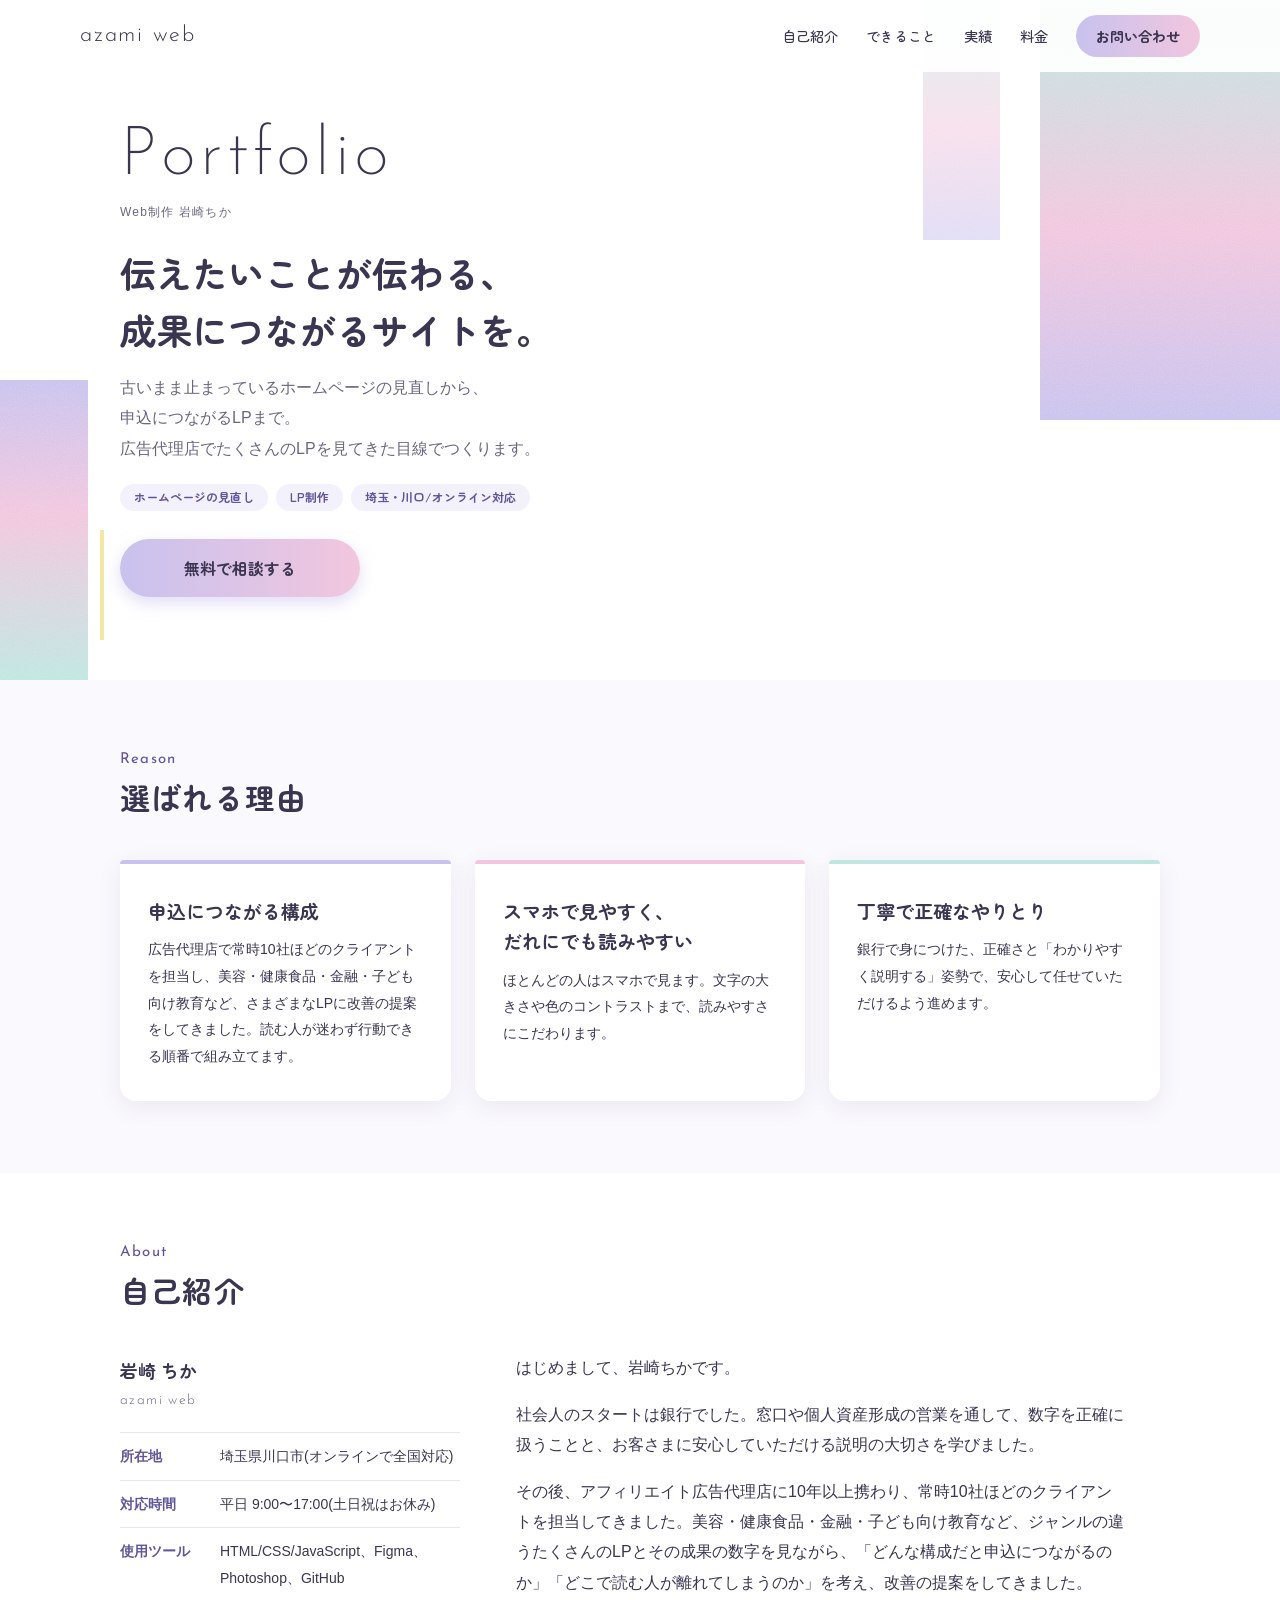
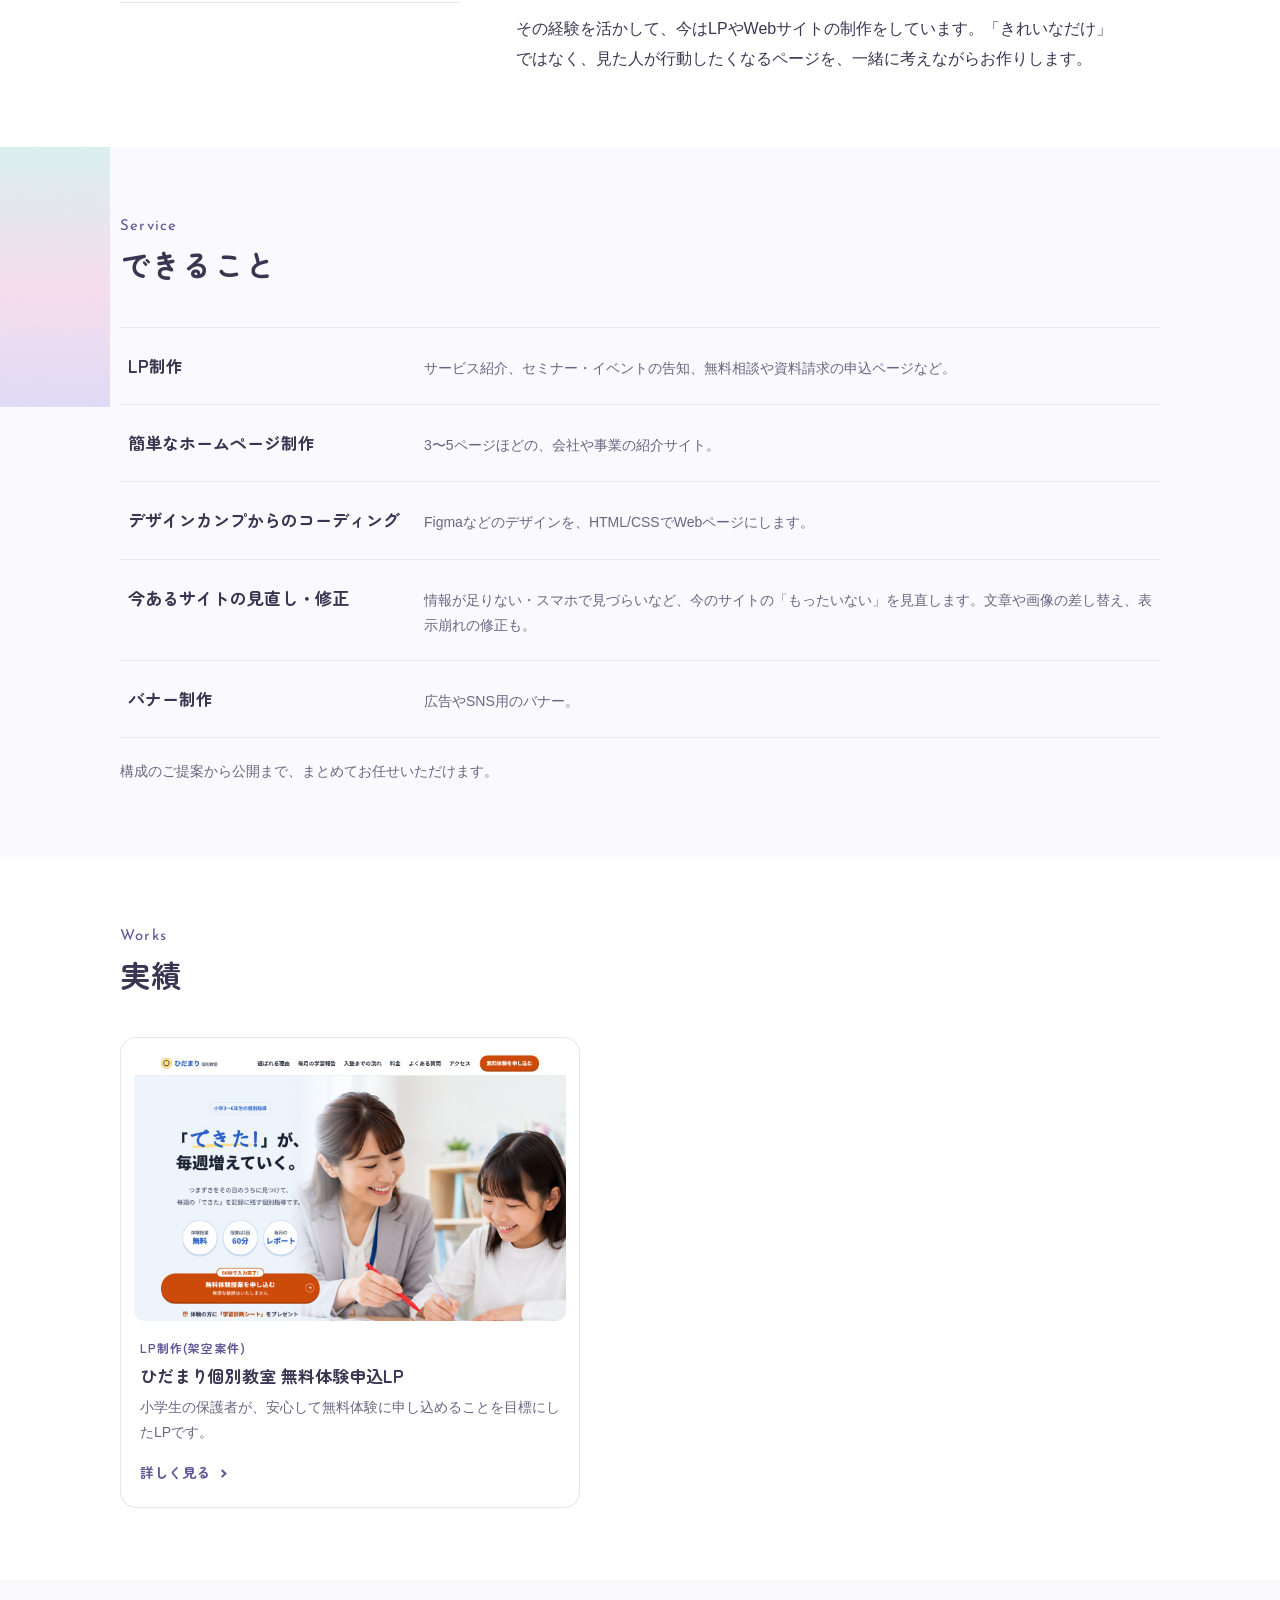
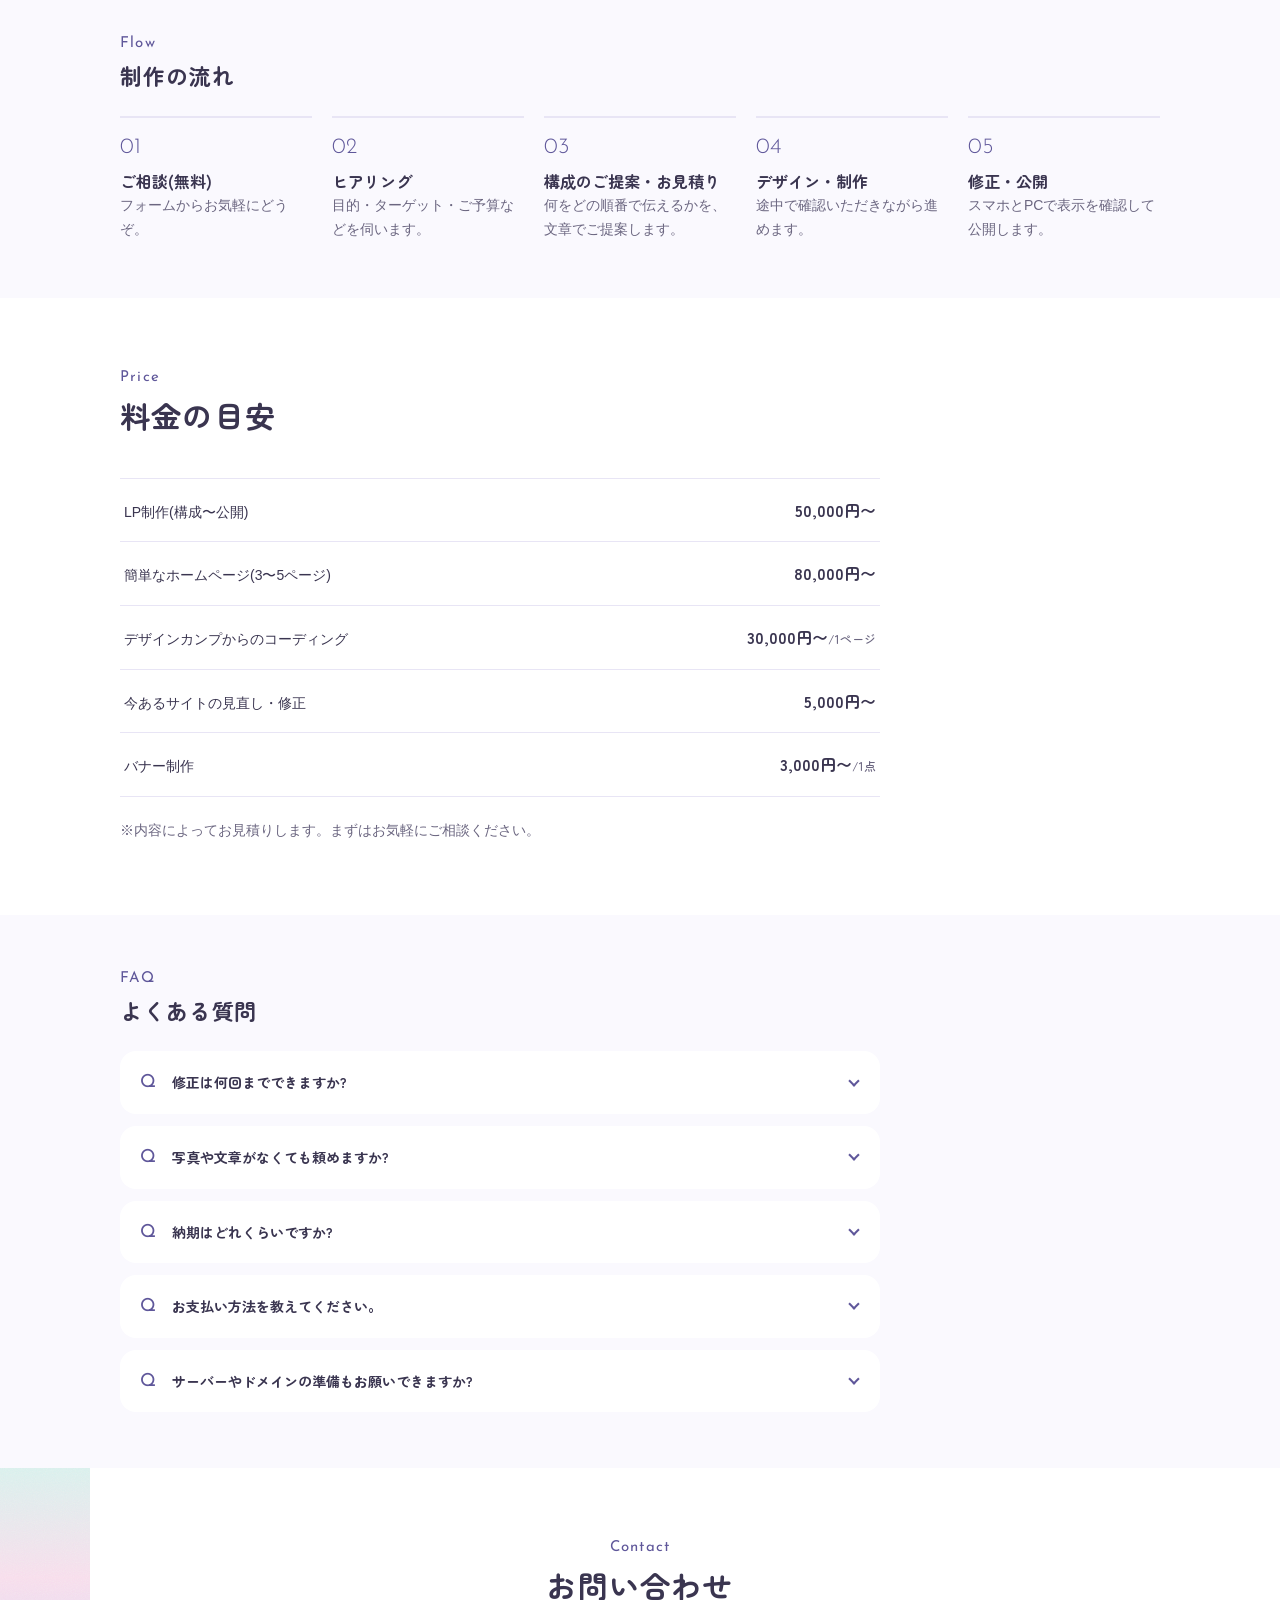
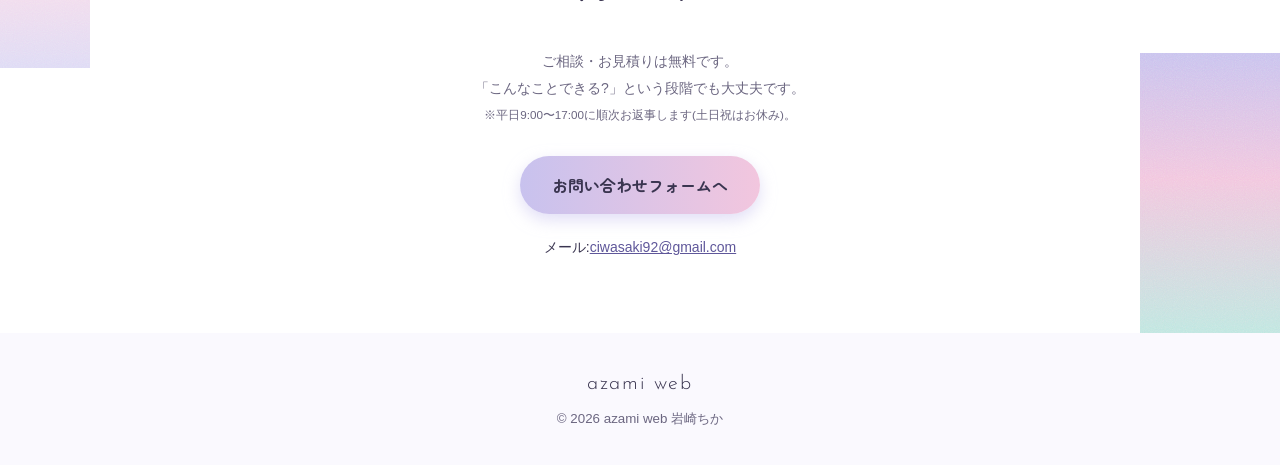
<file: index.html>
<!doctype html>
<html lang="ja">
<head>
  <meta charset="utf-8">
  <meta name="viewport" content="width=device-width, initial-scale=1">
  <title>azami web|Web制作 岩崎ちか</title>
  <meta name="description" content="伝えたいことが伝わる、成果につながるサイトを。埼玉県川口市を拠点に、ホームページの見直し・LP制作・コーディング・バナー制作を承ります。Web制作 岩崎ちか(azami web)のポートフォリオサイトです。">
  <meta name="theme-color" content="#C8C2EE">
  <meta property="og:title" content="azami web|Web制作 岩崎ちか">
  <meta property="og:description" content="伝えたいことが伝わる、成果につながるサイトを。">
  <meta property="og:type" content="website">
  <meta property="og:url" content="https://azami-web.jp/">
  <meta property="og:image" content="https://azami-web.jp/images/ogp.jpg">
  <meta name="twitter:card" content="summary_large_image">
  <link rel="icon" href="data:image/svg+xml,%3Csvg xmlns='http://www.w3.org/2000/svg' viewBox='0 0 100 100'%3E%3Cdefs%3E%3ClinearGradient id='g' x1='0' y1='0' x2='0' y2='1'%3E%3Cstop offset='0' stop-color='%23BFE6E0'/%3E%3Cstop offset='.55' stop-color='%23F2C6DE'/%3E%3Cstop offset='1' stop-color='%23C8C2EE'/%3E%3C/linearGradient%3E%3C/defs%3E%3Crect x='18' y='10' width='64' height='80' rx='6' fill='url(%23g)'/%3E%3C/svg%3E">
  <link rel="preconnect" href="https://fonts.googleapis.com">
  <link rel="preconnect" href="https://fonts.gstatic.com" crossorigin>
  <link href="https://fonts.googleapis.com/css2?family=Josefin+Sans:wght@200;300;400&family=Zen+Maru+Gothic:wght@400;500;700&display=swap" rel="stylesheet">
  <link rel="stylesheet" href="css/style.css">
  <script>document.documentElement.classList.add('js');</script>
  <script src="js/main.js" defer></script>
</head>
<body>

<a class="skip-link" href="#main">本文へスキップ</a>

<header class="header">
  <div class="header__inner">
    <a class="logo" href="#main">azami web</a>
    <button class="nav-toggle" type="button" aria-expanded="false" aria-controls="global-nav">
      <span class="nav-toggle__bars" aria-hidden="true"><span></span><span></span></span>
      <span class="visually-hidden">メニュー</span>
    </button>
    <nav class="nav" id="global-nav" aria-label="ページ内メニュー">
      <ul class="nav__list">
        <li><a href="#about">自己紹介</a></li>
        <li><a href="#service">できること</a></li>
        <li><a href="#works">実績</a></li>
        <li><a href="#price">料金</a></li>
        <li><a class="nav__contact" href="#contact">お問い合わせ</a></li>
      </ul>
    </nav>
  </div>
</header>

<main id="main">

  <!-- ファーストビュー -->
  <section class="hero" aria-labelledby="hero-title">
    <!-- 飾り:パステルのグラデーションの長方形 -->
    <span class="deco deco--hero-a" aria-hidden="true"></span>
    <span class="deco deco--hero-b" aria-hidden="true"></span>
    <span class="deco deco--hero-c" aria-hidden="true"></span>
    <span class="line line--lemon line--hero" aria-hidden="true"></span>

    <div class="hero__inner">
      <div class="hero__text">
        <p class="hero__en" aria-hidden="true">Portfolio</p>
        <p class="hero__name">Web制作 岩崎ちか</p>
        <h1 class="hero__title" id="hero-title">伝えたいことが伝わる、<br>成果につながるサイトを。</h1>
        <p class="hero__lead">古いまま止まっているホームページの見直しから、<br>申込につながるLPまで。<br>広告代理店でたくさんのLPを<br class="sp-only">見てきた目線でつくります。</p>
        <ul class="tags" aria-label="対応している制作">
          <li>ホームページの見直し</li>
          <li>LP制作</li>
          <li>埼玉・川口/オンライン対応</li>
        </ul>
        <a class="btn" href="#contact">無料で相談する</a>
      </div>
    </div>
  </section>

  <!-- 選ばれる理由 -->
  <section class="section section--tint" id="reason" aria-labelledby="reason-title">
    <div class="container">
      <p class="section__en" aria-hidden="true">Reason</p>
      <h2 class="section__title" id="reason-title">選ばれる理由</h2>
      <ul class="reasons">
        <li class="reason">
          <h3 class="reason__title">申込につながる構成</h3>
          <p>広告代理店で常時10社ほどのクライアントを担当し、美容・健康食品・金融・子ども向け教育など、さまざまなLPに改善の提案をしてきました。読む人が迷わず行動できる順番で組み立てます。</p>
        </li>
        <li class="reason">
          <h3 class="reason__title">スマホで見やすく、<br>だれにでも読みやすい</h3>
          <p>ほとんどの人はスマホで見ます。文字の大きさや色のコントラストまで、読みやすさにこだわります。</p>
        </li>
        <li class="reason">
          <h3 class="reason__title">丁寧で正確なやりとり</h3>
          <p>銀行で身につけた、正確さと「わかりやすく説明する」姿勢で、安心して任せていただけるよう進めます。</p>
        </li>
      </ul>
    </div>
  </section>

  <!-- 自己紹介 -->
  <section class="section" id="about" aria-labelledby="about-title">
    <div class="container">
      <p class="section__en" aria-hidden="true">About</p>
      <h2 class="section__title" id="about-title">自己紹介</h2>
      <div class="about">
        <div class="about__profile">
          <!-- ▼ 顔写真ができたら: images/profile.jpg を差し替えて、下の行のコメント記号(前後の矢印)を消す -->
          <!-- <img class="about__photo" src="images/profile.jpg" width="600" height="600" alt="岩崎ちかの写真" loading="lazy"> -->
          <p class="about__name">岩崎 ちか<small>azami web</small></p>
          <dl class="about__info">
            <div><dt>所在地</dt><dd>埼玉県川口市(オンラインで全国対応)</dd></div>
            <div><dt>対応時間</dt><dd>平日 9:00〜17:00(土日祝はお休み)</dd></div>
            <div><dt>使用ツール</dt><dd>HTML/CSS/JavaScript、Figma、Photoshop、GitHub</dd></div>
          </dl>
        </div>
        <div class="about__text">
          <p>はじめまして、岩崎ちかです。</p>
          <p>社会人のスタートは銀行でした。窓口や個人資産形成の営業を通して、数字を正確に扱うことと、お客さまに安心していただける説明の大切さを学びました。</p>
          <p>その後、アフィリエイト広告代理店に10年以上携わり、常時10社ほどのクライアントを担当してきました。美容・健康食品・金融・子ども向け教育など、ジャンルの違うたくさんのLPとその成果の数字を見ながら、「どんな構成だと申込につながるのか」「どこで読む人が離れてしまうのか」を考え、改善の提案をしてきました。</p>
          <p>その経験を活かして、今はLPやWebサイトの制作をしています。「きれいなだけ」ではなく、見た人が行動したくなるページを、一緒に考えながらお作りします。</p>
        </div>
      </div>
    </div>
  </section>

  <!-- できること -->
  <section class="section section--tint" id="service" aria-labelledby="service-title">
    <span class="deco deco--service" aria-hidden="true"></span>
    <div class="container">
      <p class="section__en" aria-hidden="true">Service</p>
      <h2 class="section__title" id="service-title">できること</h2>
      <ul class="services">
        <li class="service">
          <h3 class="service__title">LP制作</h3>
          <p>サービス紹介、セミナー・イベントの告知、無料相談や資料請求の申込ページなど。</p>
        </li>
        <li class="service">
          <h3 class="service__title">簡単なホームページ制作</h3>
          <p>3〜5ページほどの、会社や事業の紹介サイト。</p>
        </li>
        <li class="service">
          <h3 class="service__title">デザインカンプからのコーディング</h3>
          <p>Figmaなどのデザインを、HTML/CSSでWebページにします。</p>
        </li>
        <li class="service">
          <h3 class="service__title">今あるサイトの見直し・修正</h3>
          <p>情報が足りない・スマホで見づらいなど、今のサイトの「もったいない」を見直します。文章や画像の差し替え、表示崩れの修正も。</p>
        </li>
        <li class="service">
          <h3 class="service__title">バナー制作</h3>
          <p>広告やSNS用のバナー。</p>
        </li>
      </ul>
      <p class="section__note">構成のご提案から公開まで、まとめてお任せいただけます。</p>
    </div>
  </section>

  <!-- 実績 -->
  <section class="section" id="works" aria-labelledby="works-title">
    <div class="container">
      <p class="section__en" aria-hidden="true">Works</p>
      <h2 class="section__title" id="works-title">実績</h2>
      <!-- 作品を増やすときは <li class="work-card"> をコピーして中身を変える -->
      <ul class="works">
        <li class="work-card">
          <a class="work-card__link" href="works/hidamari.html">
            <span class="work-card__thumb"><img src="images/work-hidamari-pc.jpg" width="1280" height="800" alt="" loading="lazy"></span>
            <span class="work-card__label">LP制作(架空案件)</span>
            <span class="work-card__title">ひだまり個別教室 無料体験申込LP</span>
            <span class="work-card__text">小学生の保護者が、安心して無料体験に申し込めることを目標にしたLPです。</span>
            <span class="work-card__more">詳しく見る</span>
          </a>
        </li>
      </ul>
    </div>
  </section>

  <!-- 制作の流れ -->
  <section class="section section--tint section--compact" id="flow" aria-labelledby="flow-title">
    <div class="container">
      <p class="section__en" aria-hidden="true">Flow</p>
      <h2 class="section__title" id="flow-title">制作の流れ</h2>
      <ol class="flow">
        <li><span class="flow__num" aria-hidden="true">01</span><div><h3>ご相談(無料)</h3><p>フォームからお気軽にどうぞ。</p></div></li>
        <li><span class="flow__num" aria-hidden="true">02</span><div><h3>ヒアリング</h3><p>目的・ターゲット・ご予算などを伺います。</p></div></li>
        <li><span class="flow__num" aria-hidden="true">03</span><div><h3>構成のご提案・お見積り</h3><p>何をどの順番で伝えるかを、文章でご提案します。</p></div></li>
        <li><span class="flow__num" aria-hidden="true">04</span><div><h3>デザイン・制作</h3><p>途中で確認いただきながら進めます。</p></div></li>
        <li><span class="flow__num" aria-hidden="true">05</span><div><h3>修正・公開</h3><p>スマホとPCで表示を確認して公開します。</p></div></li>
      </ol>
    </div>
  </section>

  <!-- 料金 -->
  <section class="section" id="price" aria-labelledby="price-title">
    <div class="container container--narrow">
      <p class="section__en" aria-hidden="true">Price</p>
      <h2 class="section__title" id="price-title">料金の目安</h2>
      <table class="price">
        <tbody>
          <tr><th scope="row">LP制作(構成〜公開)</th><td>50,000円〜</td></tr>
          <tr><th scope="row">簡単なホームページ(3〜5ページ)</th><td>80,000円〜</td></tr>
          <tr><th scope="row">デザインカンプからのコーディング</th><td>30,000円〜<small>/1ページ</small></td></tr>
          <tr><th scope="row">今あるサイトの見直し・修正</th><td>5,000円〜</td></tr>
          <tr><th scope="row">バナー制作</th><td>3,000円〜<small>/1点</small></td></tr>
        </tbody>
      </table>
      <p class="section__note">※内容によってお見積りします。まずはお気軽にご相談ください。</p>
    </div>
  </section>

  <!-- よくある質問 -->
  <section class="section section--tint section--compact" id="faq" aria-labelledby="faq-title">
    <div class="container container--narrow">
      <p class="section__en" aria-hidden="true">FAQ</p>
      <h2 class="section__title" id="faq-title">よくある質問</h2>
      <div class="faq">
        <details class="faq__item">
          <summary>修正は何回までできますか?</summary>
          <p>デザインの確認時に、2回まで無料で対応します。それ以上は、内容に応じてお見積りします。</p>
        </details>
        <details class="faq__item">
          <summary>写真や文章がなくても頼めますか?</summary>
          <p>はい。写真は素材サイトの画像を使ってご提案します。文章は、ヒアリングをもとに構成と一緒にご提案します。</p>
        </details>
        <details class="faq__item">
          <summary>納期はどれくらいですか?</summary>
          <p>LP・ホームページともに、約1か月が目安です。お急ぎの場合はご相談ください。</p>
        </details>
        <details class="faq__item">
          <summary>お支払い方法を教えてください。</summary>
          <p>銀行振込です。公開後に請求書をお送りしますので、一括でお支払いください。</p>
        </details>
        <details class="faq__item">
          <summary>サーバーやドメインの準備もお願いできますか?</summary>
          <p>サーバーとドメインは、お客さまご自身でのご契約をお願いしています(取得・設定の代行は承っておりません)。ご契約いただいたサーバーへのアップロード(公開作業)は、こちらで行います。</p>
        </details>
      </div>
    </div>
  </section>

  <!-- お問い合わせ -->
  <section class="section contact" id="contact" aria-labelledby="contact-title">
    <span class="deco deco--contact-a" aria-hidden="true"></span>
    <span class="deco deco--contact-b" aria-hidden="true"></span>
    <div class="container container--narrow">
      <p class="section__en" aria-hidden="true">Contact</p>
      <h2 class="section__title" id="contact-title">お問い合わせ</h2>
      <p class="contact__lead">ご相談・お見積りは無料です。<br>「こんなことできる?」という段階でも大丈夫です。<br><small>※平日9:00〜17:00に順次お返事します(土日祝はお休み)。</small></p>
      <a class="btn" href="https://forms.gle/s2EmEuhMdwm3WM8dA" target="_blank" rel="noopener">お問い合わせフォームへ<span class="visually-hidden">(新しいタブで開きます)</span></a>
      <p class="contact__mail">メール:<a href="mailto:ciwasaki92@gmail.com">ciwasaki92@gmail.com</a></p>
    </div>
  </section>

</main>

<footer class="footer">
  <p class="footer__logo">azami web</p>
  <p><small>&copy; 2026 azami web 岩崎ちか</small></p>
</footer>

</body>
</html>
</file>
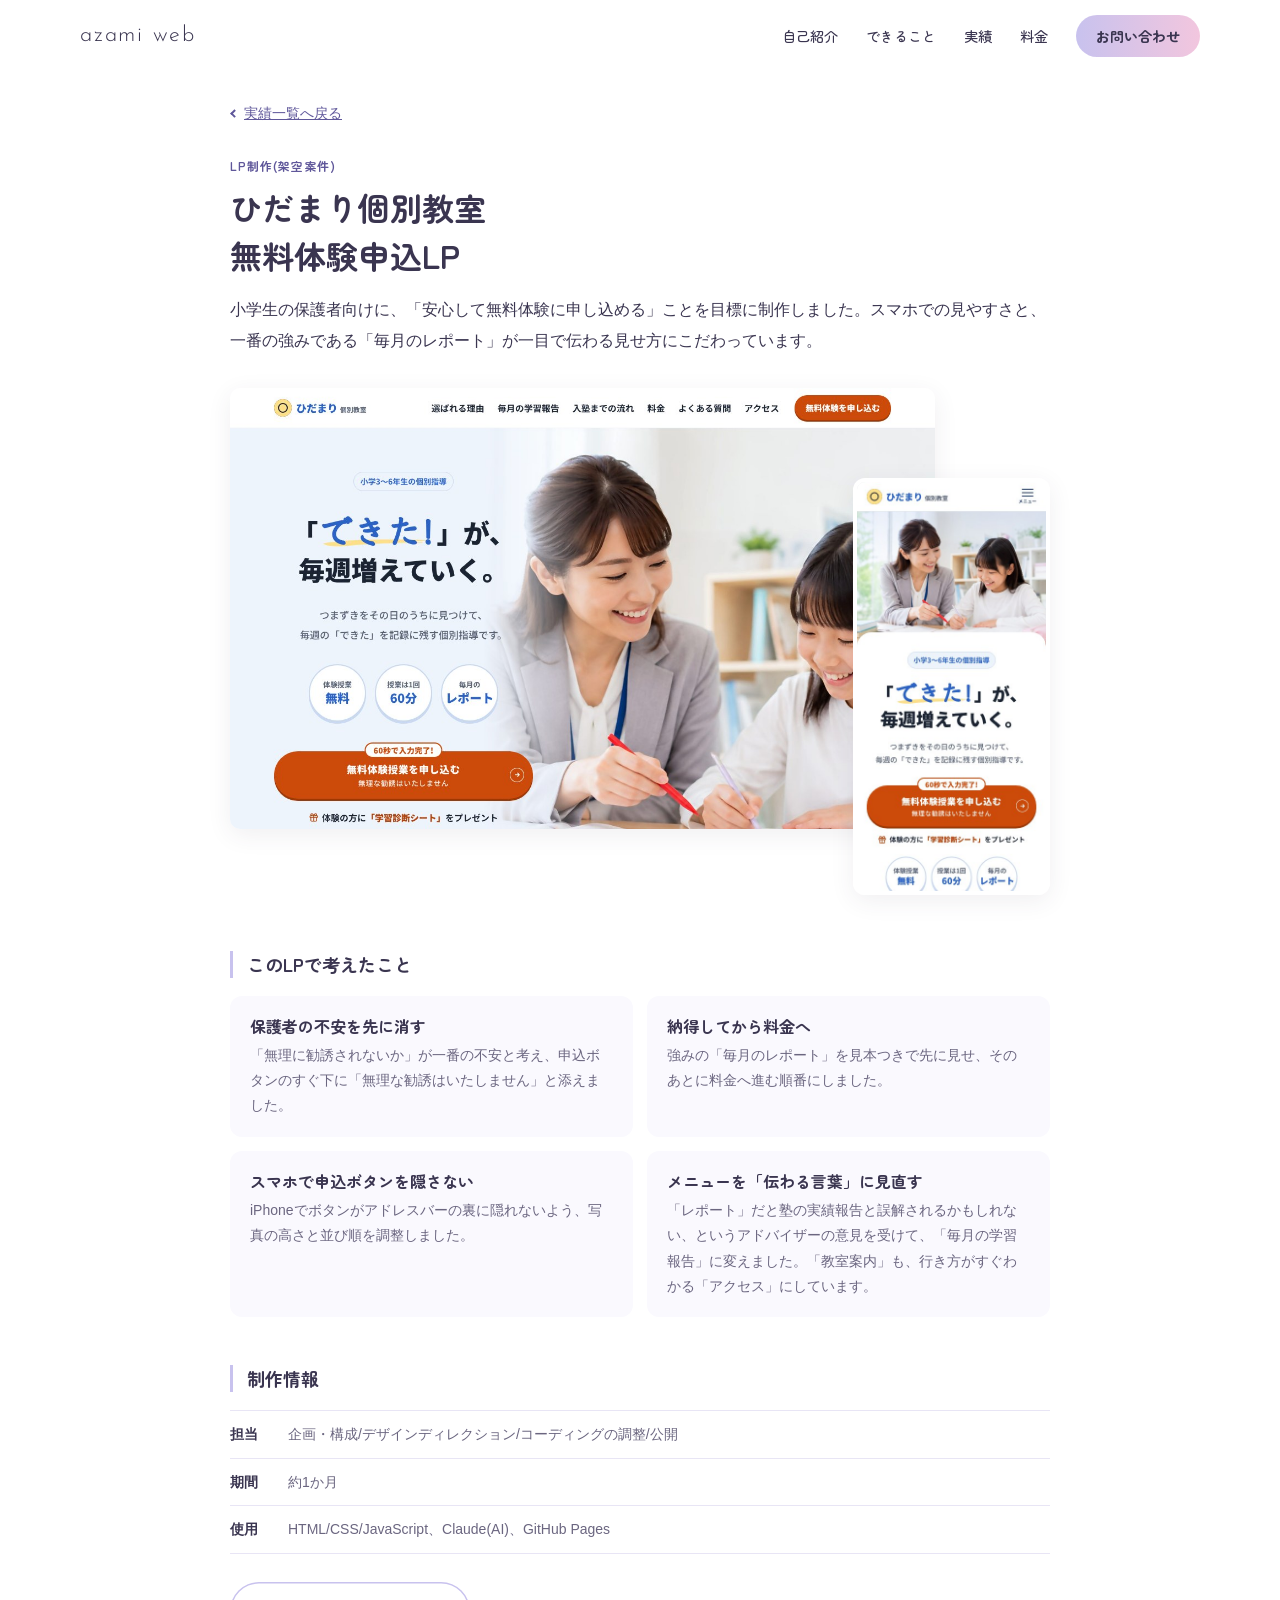
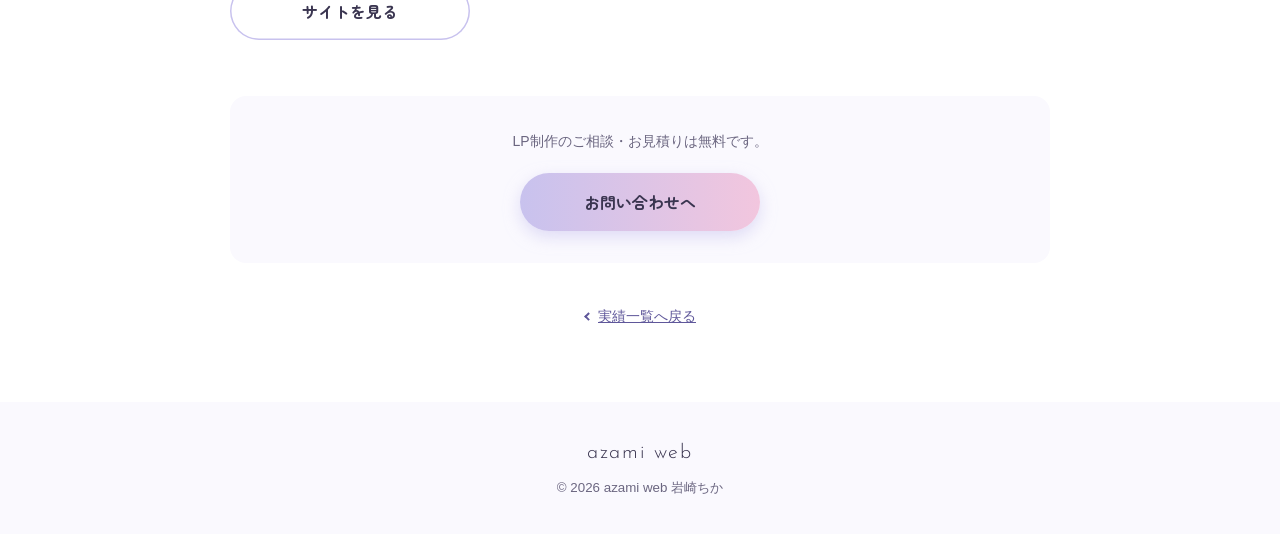
<file: works/hidamari.html>
<!doctype html>
<html lang="ja">
<head>
  <meta charset="utf-8">
  <meta name="viewport" content="width=device-width, initial-scale=1">
  <title>ひだまり個別教室 無料体験申込LP|実績|azami web</title>
  <meta name="description" content="ひだまり個別教室 無料体験申込LPの制作実績です。保護者が安心して申し込めるよう、構成とスマホでの見せ方を考えて制作しました。">
  <meta name="theme-color" content="#C8C2EE">
  <meta property="og:title" content="ひだまり個別教室 無料体験申込LP|azami web">
  <meta property="og:description" content="申込につながるLPを、広告の現場を知る目線で。">
  <meta property="og:type" content="article">
  <meta property="og:url" content="https://azami-web.jp/works/hidamari.html">
  <meta property="og:image" content="https://azami-web.jp/images/ogp.jpg">
  <meta name="twitter:card" content="summary_large_image">
  <link rel="icon" href="data:image/svg+xml,%3Csvg xmlns='http://www.w3.org/2000/svg' viewBox='0 0 100 100'%3E%3Cdefs%3E%3ClinearGradient id='g' x1='0' y1='0' x2='0' y2='1'%3E%3Cstop offset='0' stop-color='%23BFE6E0'/%3E%3Cstop offset='.55' stop-color='%23F2C6DE'/%3E%3Cstop offset='1' stop-color='%23C8C2EE'/%3E%3C/linearGradient%3E%3C/defs%3E%3Crect x='18' y='10' width='64' height='80' rx='6' fill='url(%23g)'/%3E%3C/svg%3E">
  <link rel="preconnect" href="https://fonts.googleapis.com">
  <link rel="preconnect" href="https://fonts.gstatic.com" crossorigin>
  <link href="https://fonts.googleapis.com/css2?family=Josefin+Sans:wght@200;300;400&family=Zen+Maru+Gothic:wght@400;500;700&display=swap" rel="stylesheet">
  <link rel="stylesheet" href="../css/style.css">
  <script>document.documentElement.classList.add('js');</script>
  <script src="../js/main.js" defer></script>
</head>
<body>

<a class="skip-link" href="#main">本文へスキップ</a>

<header class="header">
  <div class="header__inner">
    <a class="logo" href="../index.html">azami web</a>
    <button class="nav-toggle" type="button" aria-expanded="false" aria-controls="global-nav">
      <span class="nav-toggle__bars" aria-hidden="true"><span></span><span></span></span>
      <span class="visually-hidden">メニュー</span>
    </button>
    <nav class="nav" id="global-nav" aria-label="メニュー">
      <ul class="nav__list">
        <li><a href="../index.html#about">自己紹介</a></li>
        <li><a href="../index.html#service">できること</a></li>
        <li><a href="../index.html#works">実績</a></li>
        <li><a href="../index.html#price">料金</a></li>
        <li><a class="nav__contact" href="../index.html#contact">お問い合わせ</a></li>
      </ul>
    </nav>
  </div>
</header>

<main id="main" class="detail">

  <div class="container detail__inner">
    <p class="detail__back"><a href="../index.html#works">実績一覧へ戻る</a></p>

    <header class="detail__head">
      <p class="work__label">LP制作(架空案件)</p>
      <h1 class="detail__title">ひだまり個別教室<br>無料体験申込LP</h1>
      <p class="detail__lead">小学生の保護者向けに、「安心して無料体験に申し込める」ことを目標に制作しました。スマホでの見やすさと、一番の強みである「毎月のレポート」が一目で伝わる見せ方にこだわっています。</p>
    </header>

    <div class="work__images detail__images">
      <img class="work__pc" src="../images/work-hidamari-pc.jpg" width="1280" height="800" alt="ひだまり個別教室LPのPC表示" fetchpriority="high">
      <img class="work__sp" src="../images/work-hidamari-sp.jpg" width="390" height="844" alt="ひだまり個別教室LPのスマホ表示">
    </div>

    <section class="detail__block" aria-labelledby="points-title">
      <h2 class="detail__h2" id="points-title">このLPで考えたこと</h2>
      <ul class="detail__points">
        <li><h3>保護者の不安を先に消す</h3><p>「無理に勧誘されないか」が一番の不安と考え、申込ボタンのすぐ下に「無理な勧誘はいたしません」と添えました。</p></li>
        <li><h3>納得してから料金へ</h3><p>強みの「毎月のレポート」を見本つきで先に見せ、そのあとに料金へ進む順番にしました。</p></li>
        <li><h3>スマホで申込ボタンを隠さない</h3><p>iPhoneでボタンがアドレスバーの裏に隠れないよう、写真の高さと並び順を調整しました。</p></li>
        <li><h3>メニューを「伝わる言葉」に見直す</h3><p>「レポート」だと塾の実績報告と誤解されるかもしれない、というアドバイザーの意見を受けて、「毎月の学習報告」に変えました。「教室案内」も、行き方がすぐわかる「アクセス」にしています。</p></li>
      </ul>
    </section>

    <!-- バージョン違い(Figma版など)を作ったら、ここに同じ形の section を足す -->

    <section class="detail__block" aria-labelledby="info-title">
      <h2 class="detail__h2" id="info-title">制作情報</h2>
      <dl class="work__meta">
        <div><dt>担当</dt><dd>企画・構成/デザインディレクション/コーディングの調整/公開</dd></div>
        <div><dt>期間</dt><dd>約1か月</dd></div>
        <div><dt>使用</dt><dd>HTML/CSS/JavaScript、Claude(AI)、GitHub Pages</dd></div>
      </dl>
      <a class="btn btn--sub" href="https://ciwasaki92-spec.github.io/hidamari-lp/" target="_blank" rel="noopener">サイトを見る<span class="visually-hidden">(新しいタブで開きます)</span></a>
    </section>

    <aside class="detail__cta">
      <p>LP制作のご相談・お見積りは無料です。</p>
      <a class="btn" href="../index.html#contact">お問い合わせへ</a>
    </aside>

    <p class="detail__back detail__back--bottom"><a href="../index.html#works">実績一覧へ戻る</a></p>
  </div>

</main>

<footer class="footer">
  <p class="footer__logo">azami web</p>
  <p><small>&copy; 2026 azami web 岩崎ちか</small></p>
</footer>

</body>
</html>
</file>
<file: css/style.css>
/* ==========================================================================
   azami web(岩崎ちか ポートフォリオ)
   - スマホを基準に書き、768px以上でPC用に上書き
   - 色・文字サイズは :root の変数から選ぶ
   ========================================================================== */

/* 1. デザイントークン ------------------------------------------------------ */
:root {
  /* 色:白を基本に、パステル3色はグラデーションと飾りだけに使う */
  --color-white: #ffffff;
  --color-mint: #bfe6e0;
  --color-pink: #f2c6de;
  --color-lavender: #c8c2ee;
  --color-lemon: #f3e7a6;
  --color-tint: #faf9fe;      /* うすい背景(セクションの切り替え用) */
  --color-ink: #3a3550;       /* 文字 */
  --color-sub: #6b6680;       /* 補足の文字 */
  --color-accent: #5f579a;    /* リンク・タグの文字(白背景で4.5:1以上) */
  --color-line: #e8e5f5;
  --gradient: linear-gradient(180deg, var(--color-mint), var(--color-pink) 55%, var(--color-lavender));
  --gradient-btn: linear-gradient(90deg, var(--color-lavender), var(--color-pink));

  /* 文字 */
  --font-en: "Josefin Sans", sans-serif;
  --font-heading: "Zen Maru Gothic", "Hiragino Maru Gothic ProN", Meiryo, sans-serif; /* 見出し・ボタンなど短い文字 */
  --font-base: Meiryo, "メイリオ", "Hiragino Sans", "Hiragino Kaku Gothic ProN", sans-serif; /* 本文(長い文章) */
  --fs-xs: 0.75rem;   /* 12px */
  --fs-sm: 0.875rem;  /* 14px */
  --fs-base: 1rem;    /* 16px */
  --fs-lg: 1.125rem;  /* 18px */
  --fs-h3: 1.0625rem; /* 17px */
  --fs-h2: 1.375rem;  /* 22px */
  --fs-hero: 1.375rem;

  /* 余白など */
  --header-h: 60px;
  --space-section: 72px;
  --gutter: 20px;
  --radius: 16px;
  --shadow: 0 6px 24px rgba(58, 53, 80, 0.08);
}

/* 2. ベース ----------------------------------------------------------------- */
*, *::before, *::after { box-sizing: border-box; }
html {
  scroll-behavior: smooth;
  scroll-padding-top: var(--header-h);
  -webkit-text-size-adjust: 100%;
}
body, h1, h2, h3, p, ul, ol, dl, dd, figure { margin: 0; }
ul, ol { padding: 0; list-style: none; }
body {
  font-family: var(--font-base);
  font-size: var(--fs-base);
  line-height: 1.9;
  color: var(--color-ink);
  background: var(--color-white);
  -webkit-font-smoothing: antialiased;
}
img { display: block; max-width: 100%; height: auto; }
a { color: inherit; }
/* 見出しや短いラベルは丸ゴシック、長い文章はメイリオ */
h1, h2, h3, h4, .about__name, .btn, .tags li, .nav__list a, .work__label, .faq__item summary, .price td {
  font-family: var(--font-heading);
}
:focus-visible { outline: 3px solid var(--color-accent); outline-offset: 3px; }
@media (prefers-reduced-motion: reduce) {
  html { scroll-behavior: auto; }
  *, *::before, *::after { transition: none !important; }
}
.visually-hidden {
  position: absolute; width: 1px; height: 1px; margin: -1px; padding: 0;
  overflow: hidden; clip: rect(0 0 0 0); white-space: nowrap; border: 0;
}
.sp-only { display: inline; }
@media (min-width: 768px) { .sp-only { display: none; } }

.skip-link {
  position: fixed; top: 8px; left: 8px; z-index: 200;
  padding: 10px 16px; border-radius: 8px;
  background: var(--color-ink); color: var(--color-white); font-weight: 700; text-decoration: none;
  transform: translateY(-200%);
}
.skip-link:focus { transform: none; }

/* 3. 共通パーツ ------------------------------------------------------------- */
.container { width: min(1040px, 100% - var(--gutter) * 2); margin-inline: auto; }
.container--narrow { width: min(720px, 100% - var(--gutter) * 2); }
/* 料金・FAQは見出しの左端をほかのセクションとそろえ、中身だけ幅を抑える */
#price .container--narrow, #faq .container--narrow { width: min(1040px, 100% - var(--gutter) * 2); }
.price, .faq { max-width: 760px; }

.section { position: relative; padding-block: var(--space-section); overflow-x: clip; }
.section--tint { background: var(--color-tint); }
.section--compact { padding-block: 56px; }
/* 見出し:日本語を主役に、英字は小さな添え字。左揃えで本文と頭をそろえる */
.section__en {
  font-family: var(--font-en);
  font-size: 0.9375rem;
  font-weight: 400;
  letter-spacing: 0.08em;
  line-height: 1;
  color: var(--color-accent);
}
.section__title {
  margin: 8px 0 32px;
  font-size: 1.5rem;
  font-weight: 700;
  line-height: 1.5;
  letter-spacing: 0.04em;
  color: var(--color-ink);
}
.section--compact .section__title { margin-bottom: 24px; font-size: 1.25rem; }
@media (min-width: 768px) {
  .section__title { margin-bottom: 40px; font-size: 1.875rem; }
  .section--compact .section__title { font-size: 1.375rem; }
}
.section__note { margin-top: 20px; font-size: var(--fs-sm); color: var(--color-sub); }

/* ボタン:パステルのグラデーション。文字は濃い色で読みやすく */
.btn {
  display: inline-block;
  min-width: 240px;
  padding: 14px 32px;
  border-radius: 999px;
  background: var(--gradient-btn);
  box-shadow: 0 6px 16px rgba(200, 194, 238, 0.55);
  color: var(--color-ink);
  font-weight: 700;
  text-align: center;
  text-decoration: none;
  transition: transform 0.2s, box-shadow 0.2s;
}
.btn:hover { transform: translateY(-2px); box-shadow: 0 10px 22px rgba(200, 194, 238, 0.7); }
.btn--sub {
  background: var(--color-white);
  box-shadow: inset 0 0 0 1.5px var(--color-lavender);
}

.tags { display: flex; flex-wrap: wrap; gap: 8px; }
.tags li {
  padding: 2px 14px;
  border-radius: 999px;
  background: #f3f1fc;
  color: var(--color-accent);
  font-size: var(--fs-xs);
  font-weight: 700;
}

/* 飾り:グラデーション+ざらっとした紙の質感 */
.deco {
  position: absolute;
  z-index: 0;
  background: var(--gradient);
  pointer-events: none;
}
.deco::after {
  content: "";
  position: absolute;
  inset: 0;
  opacity: 0.35;
  mix-blend-mode: overlay;
  background-image: url("data:image/svg+xml,%3Csvg xmlns='http://www.w3.org/2000/svg' width='120' height='120'%3E%3Cfilter id='n'%3E%3CfeTurbulence type='fractalNoise' baseFrequency='.9' numOctaves='2'/%3E%3C/filter%3E%3Crect width='100%25' height='100%25' filter='url(%23n)'/%3E%3C/svg%3E");
}
.line { position: absolute; z-index: 0; width: 4px; pointer-events: none; }
.line--lemon { background: var(--color-lemon); }

/* 4. ヘッダー --------------------------------------------------------------- */
.header {
  position: fixed; inset: 0 0 auto; z-index: 100;
  background: rgba(255, 255, 255, 0.92);
}
.header__inner {
  display: flex; align-items: center; justify-content: space-between;
  width: min(1120px, 100% - var(--gutter) * 2);
  height: var(--header-h);
  margin-inline: auto;
}
.logo {
  font-family: var(--font-en);
  font-size: 1.375rem;
  font-weight: 300;
  letter-spacing: 0.08em;
  text-decoration: none;
}
.nav-toggle {
  display: none;
  width: 44px; height: 44px; margin-right: -8px;
  border: 0; background: none; cursor: pointer;
}
.js .nav-toggle { display: grid; place-items: center; }
.nav-toggle__bars { position: relative; display: block; width: 24px; height: 10px; }
.nav-toggle__bars span {
  position: absolute; left: 0; width: 100%; height: 1.5px; background: var(--color-ink);
  transition: transform 0.25s, top 0.25s;
}
.nav-toggle__bars span:nth-child(1) { top: 0; }
.nav-toggle__bars span:nth-child(2) { top: 8px; }
.nav-toggle[aria-expanded="true"] .nav-toggle__bars span:nth-child(1) { top: 4px; transform: rotate(30deg); }
.nav-toggle[aria-expanded="true"] .nav-toggle__bars span:nth-child(2) { top: 4px; transform: rotate(-30deg); }

/* スマホ:メニューは全画面で開く */
.nav {
  position: fixed; inset: var(--header-h) 0 0;
  padding: 24px var(--gutter);
  background: var(--color-white);
  opacity: 0; visibility: hidden;
  transition: opacity 0.25s, visibility 0.25s;
}
.nav.is-open { opacity: 1; visibility: visible; transition-property: opacity; }
html:not(.js) .nav { display: none; }
.nav__list a {
  display: block; padding: 16px 4px;
  border-bottom: 1px solid var(--color-line);
  font-weight: 700; text-decoration: none;
}
.nav__list .nav__contact {
  margin-top: 24px; border: 0; border-radius: 999px;
  background: var(--gradient-btn); text-align: center;
}
body.is-nav-open { overflow: hidden; }

@media (min-width: 768px) {
  :root { --header-h: 72px; }
  .js .nav-toggle { display: none; }
  .nav, html:not(.js) .nav {
    position: static; display: block; padding: 0; background: none;
    opacity: 1; visibility: visible; transition: none;
  }
  .nav__list { display: flex; align-items: center; gap: 28px; }
  .nav__list a { padding: 8px 0; border: 0; font-size: var(--fs-sm); font-weight: 500; }
  .nav__list a:hover { color: var(--color-accent); }
  .nav__list .nav__contact { margin: 0; padding: 8px 20px; font-weight: 700; }
}

/* 5. ファーストビュー ------------------------------------------------------- */
/* 写真は置かず、キャッチコピーを主役にする。文章は左揃え */
.hero {
  position: relative;
  padding: calc(var(--header-h) + 40px) var(--gutter) 72px;
  overflow: hidden;
}
.deco--hero-a { top: 0; right: 0; width: 20%; height: 150px; }
.deco--hero-b { top: 0; right: 24%; width: 8%; height: 90px; opacity: 0.55; }
/* スマホ:文章は左揃えなので、下の飾りは右下に置いてボタンに重ねない */
.deco--hero-c { bottom: 0; right: 0; width: 16%; height: 110px; transform: scaleY(-1); }
.line--hero { right: calc(16% + 10px); bottom: 20px; height: 40px; }

.hero__inner { position: relative; z-index: 1; }
.hero__en {
  font-family: var(--font-en);
  font-size: 2.75rem;
  font-weight: 200;
  letter-spacing: 0.06em;
  line-height: 1;
}
.hero__name { margin-top: 10px; font-size: var(--fs-xs); color: var(--color-sub); letter-spacing: 0.1em; }
.hero__title { margin: 20px 0 14px; font-size: var(--fs-hero); font-weight: 700; line-height: 1.6; }
.hero__lead { font-size: var(--fs-sm); color: var(--color-sub); }
.hero .tags { margin: 20px 0 28px; }

@media (min-width: 768px) {
  :root { --fs-hero: 2.25rem; }
  .hero { min-height: 680px; display: flex; align-items: center; padding: calc(var(--header-h) + 48px) var(--gutter) 80px; }
  .deco--hero-a { width: clamp(110px, 19vw, 240px); height: 420px; }
  .deco--hero-b { right: calc(clamp(110px, 19vw, 240px) + 40px); width: clamp(48px, 6vw, 80px); height: 240px; }
  .deco--hero-c { right: auto; left: 0; width: 88px; height: 300px; }
  .line--hero { right: auto; left: 100px; bottom: 40px; height: 110px; }
  /* 左の飾りと重ならないよう、画面が狭いPCでは少し右に寄せる */
  .hero__inner { width: min(1040px, 100%); margin-inline: auto; padding-left: clamp(0px, 88px - (100vw - 1080px) / 2, 110px); }
  .hero__en { font-size: 4.25rem; }
  .hero__lead { font-size: var(--fs-base); }
}

/* 5-2. 選ばれる理由 --------------------------------------------------------- */
.reasons { display: grid; gap: 16px; }
.reason {
  padding: 26px 24px 26px;
  border-top: 4px solid var(--color-lavender);
  border-radius: 4px 4px var(--radius) var(--radius);
  background: var(--color-white); box-shadow: var(--shadow);
}
.reason:nth-child(2) { border-top-color: var(--color-pink); }
.reason:nth-child(3) { border-top-color: var(--color-mint); }
.reason__title { margin-bottom: 10px; font-size: 1.1875rem; line-height: 1.6; }
.reason p { font-size: var(--fs-sm); color: var(--color-ink); line-height: 1.9; }
@media (min-width: 768px) {
  .reasons { grid-template-columns: repeat(3, 1fr); gap: 24px; }
  .reason { padding: 32px 28px; }
}

/* 6. 自己紹介 --------------------------------------------------------------- */
.about { display: grid; gap: 32px; }
.about__profile { text-align: left; }
.about__photo {
  width: 140px; height: 140px; margin: 0 0 14px;
  border-radius: 50%; object-fit: cover; background: var(--color-tint);
}
.about__name { margin-bottom: 18px; font-size: var(--fs-lg); font-weight: 700; }
.about__name small {
  display: block; font-family: var(--font-en); font-size: var(--fs-sm);
  font-weight: 300; letter-spacing: 0.1em; color: var(--color-sub);
}
.about__text p + p { margin-top: 1em; }
.about__info { font-size: var(--fs-sm); text-align: left; }
.about__info div { display: flex; gap: 16px; padding: 10px 0; border-top: 1px solid var(--color-line); }
.about__info div:last-child { border-bottom: 1px solid var(--color-line); }
.about__info dt { flex: none; width: 6em; white-space: nowrap; font-weight: 700; color: var(--color-accent); }
@media (min-width: 768px) {
  .about { grid-template-columns: 340px 1fr; gap: 56px; align-items: start; }
  .about__profile { position: sticky; top: calc(var(--header-h) + 24px); }
  .about__text { max-width: 38em; }
}

/* 7. できること ------------------------------------------------------------- */
.deco--service { top: 0; right: 0; width: 56px; height: 140px; opacity: 0.6; }
.services { position: relative; z-index: 1; border-top: 1px solid var(--color-line); }
.service { padding: 20px 4px; border-bottom: 1px solid var(--color-line); }
.service__title { margin-bottom: 4px; font-size: var(--fs-h3); }
.service p { font-size: var(--fs-sm); color: var(--color-sub); line-height: 1.8; }
@media (min-width: 768px) {
  .deco--service { right: auto; left: 0; width: 110px; height: 260px; }
  .service { display: grid; grid-template-columns: 17em 1fr; gap: 24px; align-items: baseline; padding: 22px 8px; }
  .service__title { margin: 0; }
}

/* 8. 実績 ------------------------------------------------------------------- */
/* トップの一覧:作品が増えたらカードが横に並び、入りきらないと次の行へ */
.works {
  display: grid; gap: 24px;
  grid-template-columns: repeat(auto-fit, minmax(min(100%, 300px), 460px));
  justify-content: start;
}
.work-card__link {
  display: flex; flex-direction: column; height: 100%;
  padding: 14px 14px 22px;
  border-radius: var(--radius); background: var(--color-white);
  box-shadow: inset 0 0 0 1px var(--color-line);
  text-decoration: none;
}
.work-card__thumb { display: block; margin-bottom: 16px; overflow: hidden; border-radius: 10px; background: var(--color-tint); }
.work-card__thumb img { aspect-ratio: 16 / 10; width: 100%; object-fit: cover; object-position: top; transition: transform 0.4s; }
.work-card__label, .work-card__title, .work-card__text, .work-card__more { display: block; padding-inline: 6px; }
.work-card__label { font-family: var(--font-heading); font-size: var(--fs-xs); font-weight: 700; color: var(--color-accent); letter-spacing: 0.08em; }
.work-card__title { margin: 2px 0 6px; font-family: var(--font-heading); font-size: var(--fs-h3); font-weight: 700; line-height: 1.6; }
.work-card__text { font-size: var(--fs-sm); line-height: 1.8; color: var(--color-sub); }
.work-card__more {
  margin-top: auto; padding-top: 14px;
  font-family: var(--font-heading); font-size: var(--fs-sm); font-weight: 700; color: var(--color-accent);
}
.work-card__more::after { content: ""; display: inline-block; width: 6px; height: 6px; margin-left: 8px; border-top: 2px solid currentColor; border-right: 2px solid currentColor; transform: rotate(45deg) translateY(-2px); }
.work-card__link:hover .work-card__thumb img { transform: scale(1.03); }
.work-card__link:hover .work-card__title { color: var(--color-accent); }
.work-card__link:focus-visible { outline: 2px solid var(--color-accent); outline-offset: 3px; }
@media (prefers-reduced-motion: reduce) { .work-card__thumb img { transition: none; } }

/* 実績の詳細ページで使うパーツ */
.work__images { position: relative; padding-right: 14%; padding-bottom: 8%; }
.work__pc { border-radius: 10px; box-shadow: var(--shadow); }
.work__sp {
  position: absolute; right: 0; bottom: 0; width: 24%;
  border-radius: 12px; border: 4px solid var(--color-white); box-shadow: var(--shadow);
}
.work__label { font-size: var(--fs-xs); font-weight: 700; color: var(--color-accent); letter-spacing: 0.08em; }
.work__meta { margin: 0 0 28px; font-size: var(--fs-sm); color: var(--color-sub); }
.work__meta div { display: flex; gap: 16px; padding: 10px 0; border-top: 1px solid var(--color-line); }
.work__meta div:last-child { border-bottom: 1px solid var(--color-line); }
.work__meta dt { flex: none; width: 3em; font-weight: 700; color: var(--color-ink); }

/* 8-2. 実績の詳細ページ ----------------------------------------------------- */
.detail { padding: calc(var(--header-h) + 28px) 0 var(--space-section); }
.detail__inner { max-width: 820px; }
.detail__back { font-size: var(--fs-sm); }
.detail__back a { color: var(--color-accent); }
.detail__back a::before { content: ""; display: inline-block; width: 6px; height: 6px; margin-right: 8px; border-bottom: 2px solid currentColor; border-left: 2px solid currentColor; transform: rotate(45deg) translateY(-2px); }
.detail__back--bottom { margin-top: 40px; text-align: center; }
.detail__head { margin: 28px 0 32px; }
.detail__title { margin: 6px 0 16px; font-size: 1.5rem; line-height: 1.5; }
.detail__lead { font-size: var(--fs-base); line-height: 1.9; }
.detail__images { margin-bottom: 56px; }
.detail__block + .detail__block { margin-top: 48px; }
.detail__h2 {
  margin-bottom: 18px; padding-left: 14px;
  border-left: 3px solid var(--color-lavender);
  font-size: var(--fs-lg); line-height: 1.5;
}
.detail__points { display: grid; gap: 14px; }
.detail__points li { padding: 18px 20px; border-radius: 12px; background: var(--color-tint); }
.detail__points h3 { margin-bottom: 4px; font-size: var(--fs-base); line-height: 1.6; }
.detail__points p { font-size: var(--fs-sm); line-height: 1.8; color: var(--color-sub); }
.detail__cta {
  margin-top: 56px; padding: 32px 20px;
  border-radius: var(--radius); background: var(--color-tint); text-align: center;
}
.detail__cta p { margin-bottom: 18px; font-size: var(--fs-sm); color: var(--color-sub); }
@media (min-width: 768px) {
  .detail__title { font-size: 2rem; }
  .detail__points { grid-template-columns: repeat(2, 1fr); }
}

/* 9. 制作の流れ(順番がある内容なので番号を付ける) --------------------------- */
.flow { display: grid; gap: 0; }
.flow li { display: flex; gap: 16px; padding: 14px 0; border-bottom: 1px dashed var(--color-line); }
.flow li:first-child { border-top: 1px dashed var(--color-line); }
.flow__num {
  flex: none;
  font-family: var(--font-en);
  font-size: 1.375rem;
  font-weight: 300;
  line-height: 1.3;
  color: var(--color-accent);
}
.flow h3 { font-size: var(--fs-base); line-height: 1.6; }
.flow p { font-size: var(--fs-sm); color: var(--color-sub); line-height: 1.7; }
@media (min-width: 768px) {
  .flow { grid-template-columns: repeat(5, 1fr); gap: 0 20px; }
  .flow li, .flow li:first-child { flex-direction: column; gap: 6px; padding: 16px 0 0; border: 0; border-top: 2px solid var(--color-line); }
}

/* 10. 料金 ------------------------------------------------------------------ */
.price { width: 100%; border-collapse: collapse; }
.price th, .price td { padding: 16px 4px; border-bottom: 1px solid var(--color-line); vertical-align: baseline; }
.price tr:first-child th, .price tr:first-child td { border-top: 1px solid var(--color-line); }
.price th { font-size: var(--fs-sm); font-weight: 500; text-align: left; }
.price td { font-weight: 700; text-align: right; white-space: nowrap; }
.price td small { font-size: var(--fs-xs); font-weight: 500; color: var(--color-sub); }

/* 10-2. よくある質問 -------------------------------------------------------- */
.faq { display: grid; gap: 12px; }
.faq__item { border-radius: var(--radius); background: var(--color-white); }
.faq__item summary {
  position: relative; display: block; padding: 18px 48px 18px 52px;
  font-size: var(--fs-sm); font-weight: 700; cursor: pointer; list-style: none;
}
.faq__item summary::-webkit-details-marker { display: none; }
.faq__item summary::before,
.faq__item p::before {
  position: absolute; left: 20px; font-family: var(--font-en); font-size: 1.125rem; font-weight: 400; line-height: 1.5;
}
.faq__item summary::before { content: "Q"; top: 18px; color: var(--color-accent); }
.faq__item summary::after {
  content: ""; position: absolute; right: 22px; top: 50%;
  width: 8px; height: 8px; margin-top: -6px;
  border-right: 2px solid var(--color-accent); border-bottom: 2px solid var(--color-accent);
  transform: rotate(45deg); transition: transform 0.2s;
}
.faq__item[open] summary::after { margin-top: -2px; transform: rotate(-135deg); }
.faq__item summary:focus-visible { outline: 2px solid var(--color-accent); outline-offset: 2px; border-radius: var(--radius); }
.faq__item p {
  position: relative; margin: 0 20px; padding: 14px 8px 18px 32px;
  border-top: 1px dashed var(--color-line); font-size: var(--fs-sm); color: var(--color-sub); line-height: 1.8;
}
.faq__item p::before { content: "A"; left: 2px; top: 13px; color: var(--color-sub); }
@media (prefers-reduced-motion: reduce) { .faq__item summary::after { transition: none; } }

/* 11. お問い合わせ ---------------------------------------------------------- */
.contact { text-align: center; overflow: hidden; }
.contact .section__en, .contact .section__title { text-align: center; }
.contact .container { position: relative; z-index: 1; }
.deco--contact-a { right: 0; bottom: 0; width: 90px; height: 200px; transform: scaleY(-1); }
.deco--contact-b { left: 0; top: 0; width: 60px; height: 140px; opacity: 0.6; }
.contact__lead { margin-bottom: 28px; font-size: var(--fs-sm); color: var(--color-sub); }
.contact__mail { margin-top: 20px; font-size: var(--fs-sm); }
.contact__mail a { color: var(--color-accent); }
@media (min-width: 768px) {
  .deco--contact-a { width: 140px; height: 280px; }
  .deco--contact-b { width: 90px; height: 200px; }
}

/* 12. フッター -------------------------------------------------------------- */
.footer { padding: 32px var(--gutter); background: var(--color-tint); text-align: center; color: var(--color-sub); }
.footer__logo { font-family: var(--font-en); font-size: 1.25rem; font-weight: 300; letter-spacing: 0.08em; color: var(--color-ink); }
</file>
